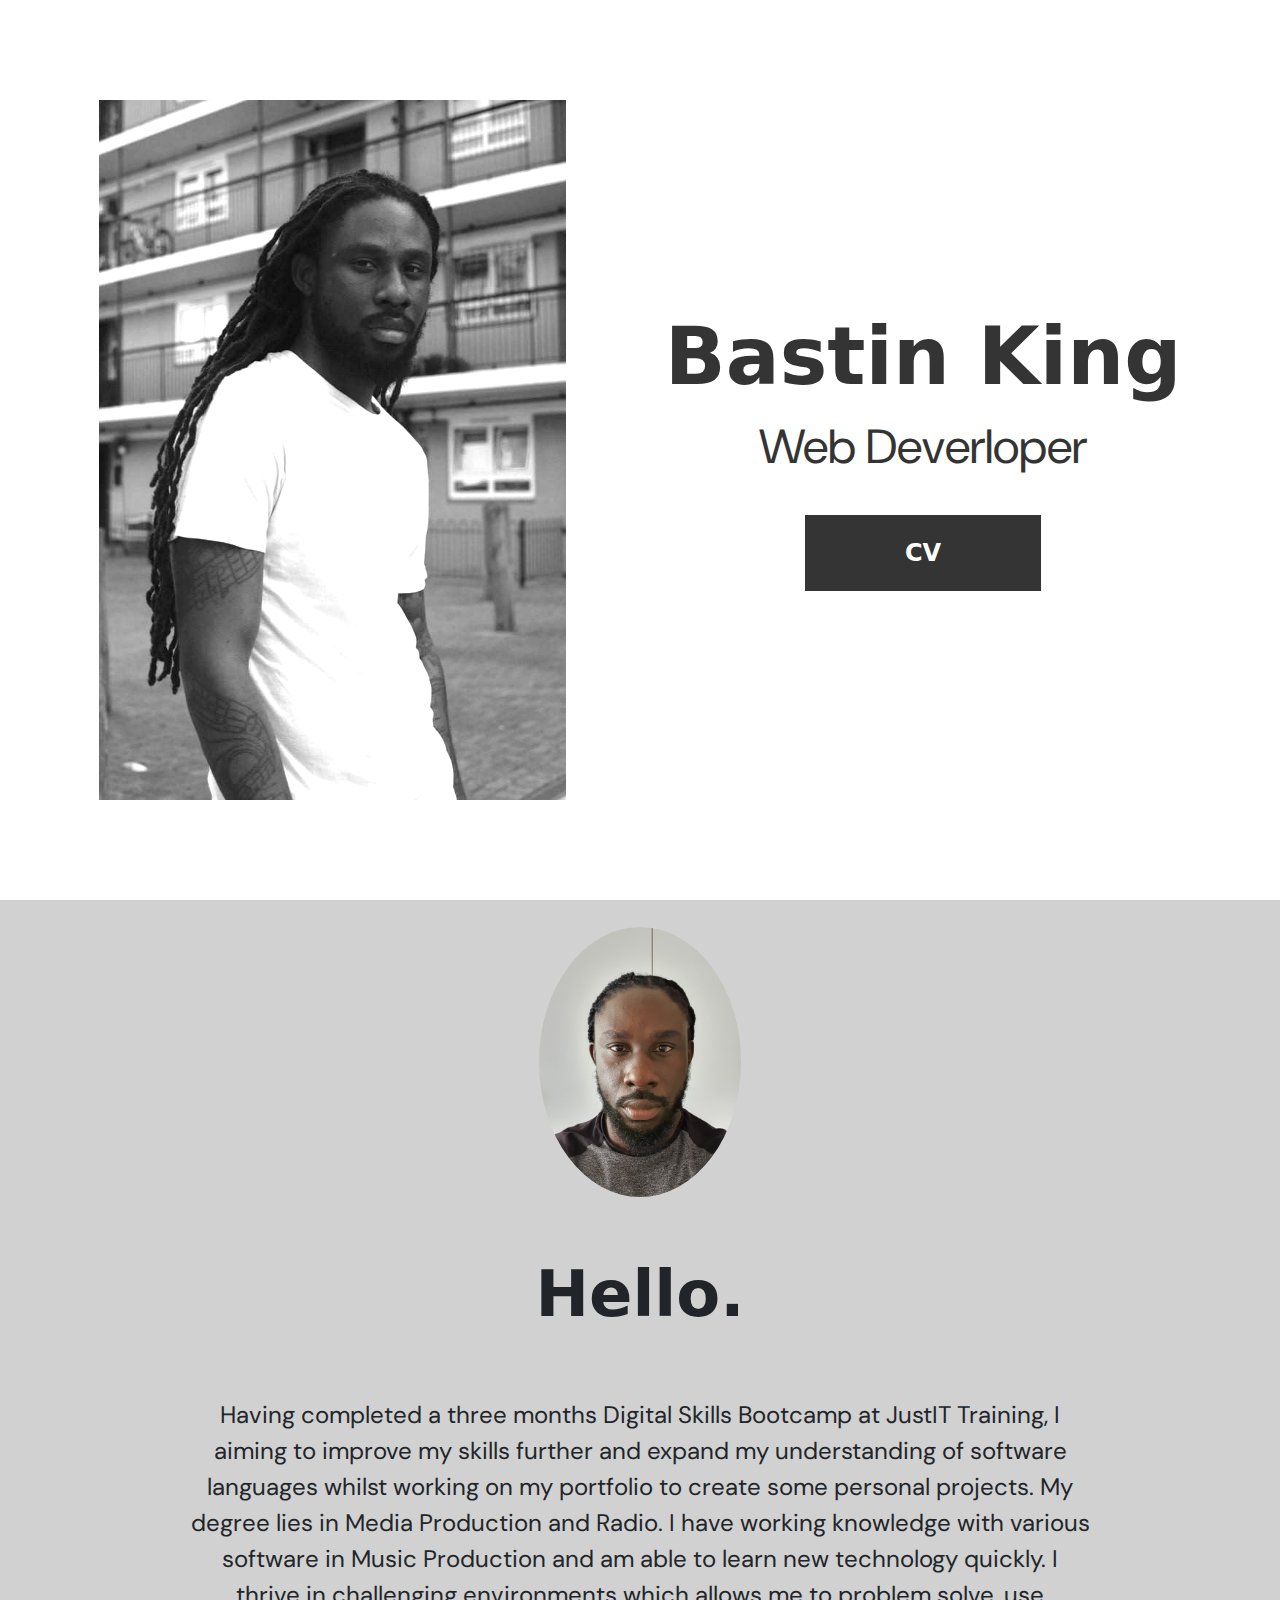
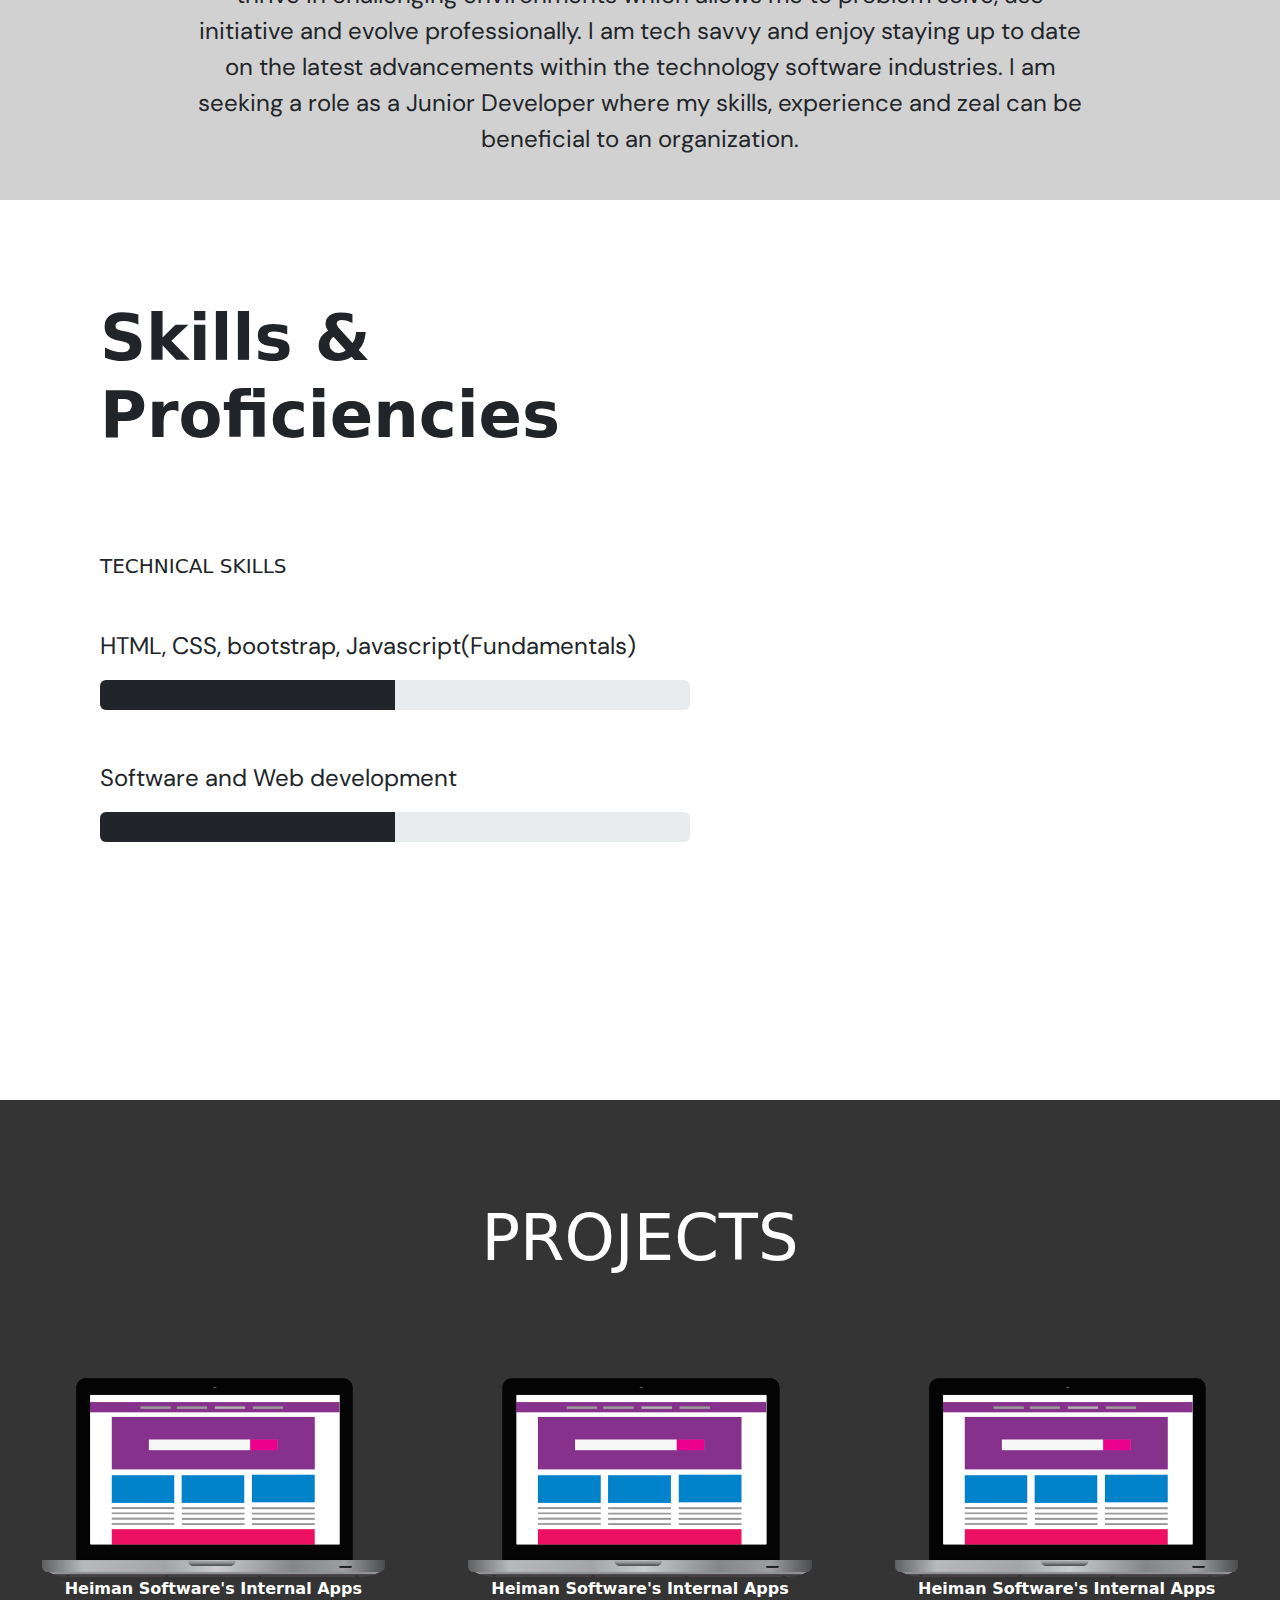
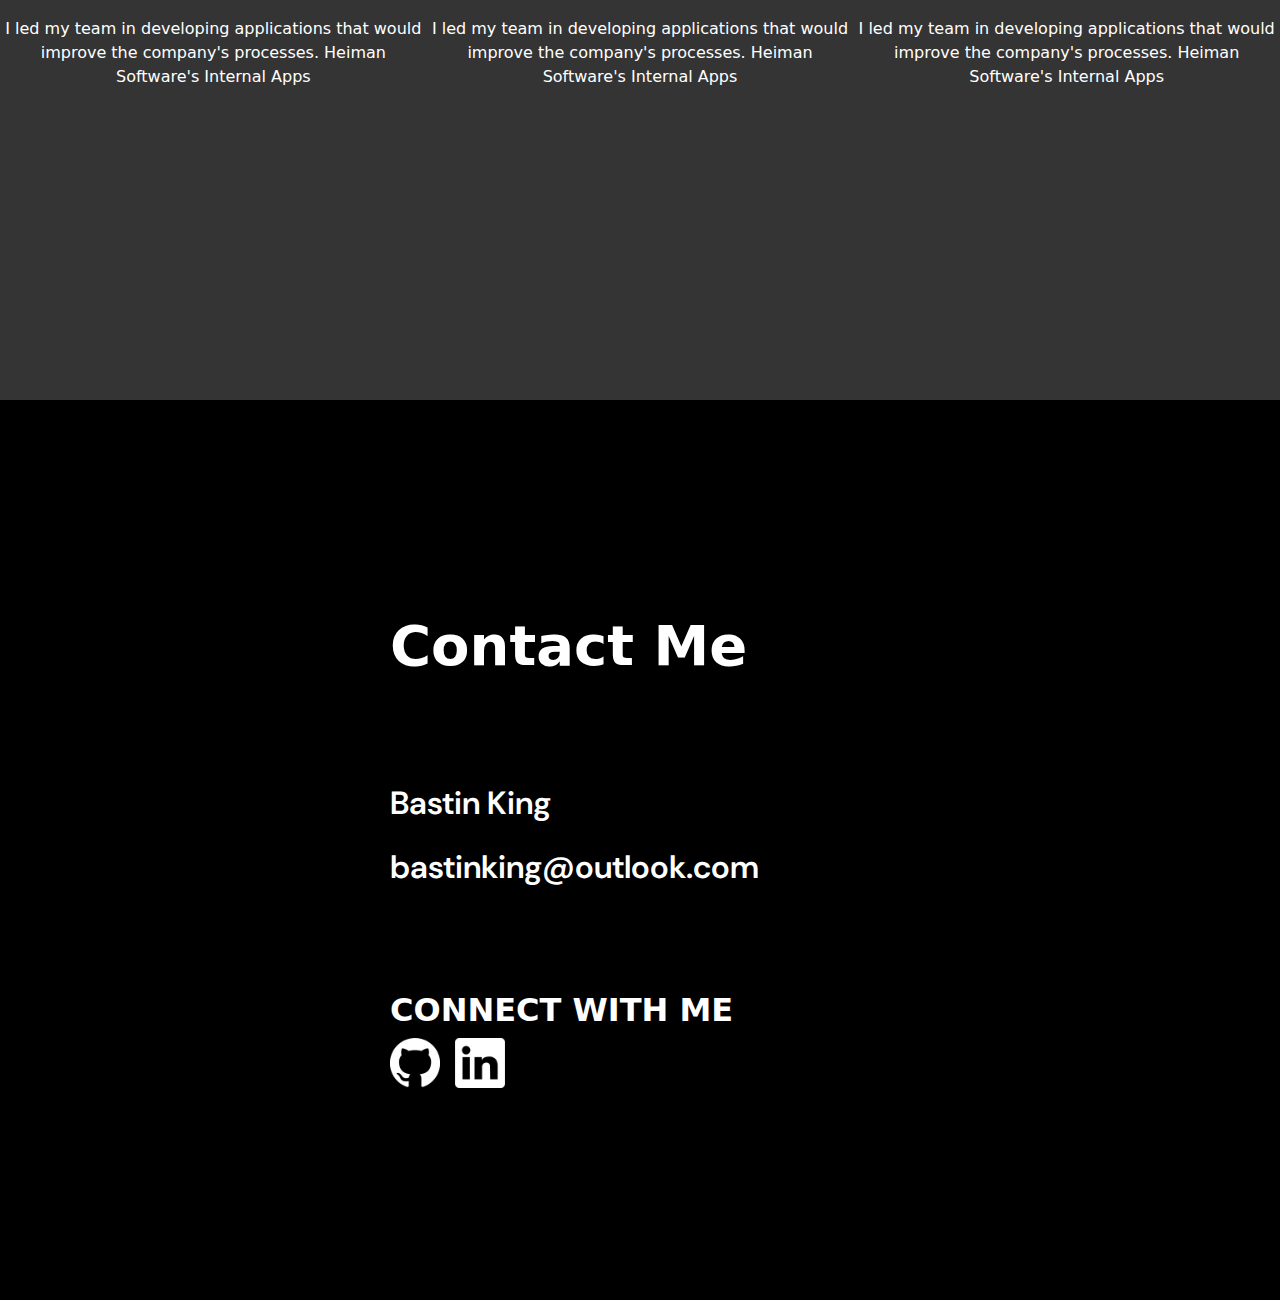
<file: index.html>
<!DOCTYPE html>
<html lang="en">
  <head>
    <meta charset="UTF-8" />
    <meta name="viewport" content="width=device-width, initial-scale=1.0" />
    <link rel="stylesheet" href="./style.css" />
    <link
      href="https://cdn.jsdelivr.net/npm/bootstrap@5.3.3/dist/css/bootstrap.min.css"
      rel="stylesheet"
      integrity="sha384-QWTKZyjpPEjISv5WaRU9OFeRpok6YctnYmDr5pNlyT2bRjXh0JMhjY6hW+ALEwIH"
      crossorigin="anonymous"
    />

    <!-- <style>
      @media (max-width: 575px) {
        #hero > .container .row {
          display: flex;
          /* flex-direction: column; */
          justify-content: space-around;
          align-items: center;
          height: auto;
          width: 100%;
        }

        .picture-frame {
          display: flex;
          flex-direction: row;
          justify-content: center;
          visibility: hidden;
        }

        .picture-frame > img {
          height: 500px;
          display: none;
        }

        .intro {
          /* margin-top: 50px; */
          width: 100%;
        }

        .about-par {
          width: auto;
        }

        #projects {
          background-color: #343434;
          height: auto;
          display: flex;
          flex-direction: column;
          grid-template-columns: 1fr 1fr 1fr;
          grid-template-rows: auto auto auto;
          width: 100%;
        }
        #projects > h2 {
          grid-column: 1 / 4;
          text-align: center;
          color: #ffffff;
          font-size: 5rem;
          margin-top: 100px;
          margin-bottom: 50px;
        }

        #projects > div {
          /* border: #000000 solid 2px; */
          text-align: center;
          color: #ffffff;
          display: flex;
          flex-direction: column;
          align-items: center;
          justify-content: center;
          margin-top: 30px;
        }

        #projects > div > img {
          height: 300px;
        }

        #projects > div > p {
          font-size: 2rem;
          padding: 10px;
        }
      }
    </style> -->

    <title>Bastin King Porfolio</title>
  </head>
  <body>
    <section id="hero">
      <div class="hero-container">
        <div class="picture-frame">
          <img
            src="./assets/IMG_20200302_063622_403.jpg"
            alt="Picture of Bastin"
          />
        </div>
        <div class="intro">
          <h1>Bastin King</h1>
          <h2>Web Deverloper</h2>
          <a
            target="_blank"
            class="CV"
            href="./4.6 Capstone Project 1/index.html"
            >CV</a
          >
          <!-- <button class="CV">Downloand CV</button> -->
        </div>
      </div>
    </section>

    <section id="about">
      <img src="./assets/20220906_135353.jpg" alt="profile-pic" />

      <h2>Hello.</h2>
      <div class="about-par">
        <p>
          Having completed a three months Digital Skills Bootcamp at JustIT
          Training, I aiming to improve my skills further and expand my
          understanding of software languages whilst working on my portfolio to
          create some personal projects. My degree lies in Media Production and
          Radio. I have working knowledge with various software in Music
          Production and am able to learn new technology quickly. I thrive in
          challenging environments which allows me to problem solve, use
          initiative and evolve professionally. I am tech savvy and enjoy
          staying up to date on the latest advancements within the technology
          software industries. I am seeking a role as a Junior Developer where
          my skills, experience and zeal can be beneficial to an organization.
        </p>
      </div>
    </section>

    <section id="skills">
      <h2>Skills & <br />Proficiencies</h2>
      <div class="technical-container">
        <h5>TECHNICAL SKILLS</h5>
        <div class="skills-progress">
          <p>HTML, CSS, bootstrap, Javascript(Fundamentals)</p>
          <div
            class="progress col-6"
            role="progressbar"
            aria-label="Success example"
            aria-valuenow="25"
            aria-valuemin="0"
            aria-valuemax="100"
            style="height: 30px"
          >
            <div class="progress-bar bg-dark" style="width: 50%"></div>
          </div>
        </div>
        <div class="career-progress">
          <p>Software and Web development</p>
          <div
            class="progress col-6"
            role="progressbar"
            aria-label="Success example px high"
            aria-valuenow="25"
            aria-valuemin="0"
            aria-valuemax="100"
            style="height: 30px"
          >
            <div class="progress-bar bg-dark" style="width: 50%"></div>
          </div>
        </div>
      </div>
    </section>

    <section id="projects">
      <h2>PROJECTS</h2>
      <div class="projects-container">
        <div>
          <img src="./assets/mobile-devices-2017980_1280.png" />
          <p style="font-weight: bolder">Heiman Software's Internal Apps</p>
          <p>
            I led my team in developing applications that would improve the
            company's processes. Heiman Software's Internal Apps
          </p>
        </div>
        <div>
          <img src="./assets/mobile-devices-2017980_1280.png" />
          <p style="font-weight: bolder">Heiman Software's Internal Apps</p>
          <p>
            I led my team in developing applications that would improve the
            company's processes. Heiman Software's Internal Apps
          </p>
        </div>
        <div>
          <img src="./assets/mobile-devices-2017980_1280.png" />
          <p style="font-weight: bolder">Heiman Software's Internal Apps</p>
          <p>
            I led my team in developing applications that would improve the
            company's processes. Heiman Software's Internal Apps
          </p>
        </div>
      </div>
      <!-- <div>
        <img src="./assets/mobile-devices-2017980_1280.png" />
        <p>Heiman Software's Internal Apps</p>
        <p>
          I led my team in developing applications that would improve the
          company's processes. Heiman Software's Internal Apps
        </p>
      </div> -->
      <!-- <div>
        <img src="./assets/mobile-devices-2017980_1280.png" />
        <p>Heiman Software's Internal Apps</p>
        <p>
          I led my team in developing applications that would improve the
          company's processes. Heiman Software's Internal Apps
        </p>
      </div> -->
      <!-- <div>
        <img src="./assets/mobile-devices-2017980_1280.png" />
        <p>Heiman Software's Internal Apps</p>
        <p>
          I led my team in developing applications that would improve the
          company's processes. Heiman Software's Internal Apps
        </p>
      </div> -->
    </section>

    <section id="contact">
      <div class="contact-container">
        <h2>Contact Me</h2>
        <div>
          <p>Bastin King</p>
          <p>bastinking@outlook.com</p>
        </div>

        <h3>CONNECT WITH ME</h3>
        <!-- <div class="social-icons"> -->
        <img src="./assets/git logo.png" height="50" alt="github logo" />
        <img src="./assets/linkedin logo.png" height="50" alt="linkedin logo" />
        <!-- </div> -->
      </div>
    </section>
  </body>
</html>
</file>
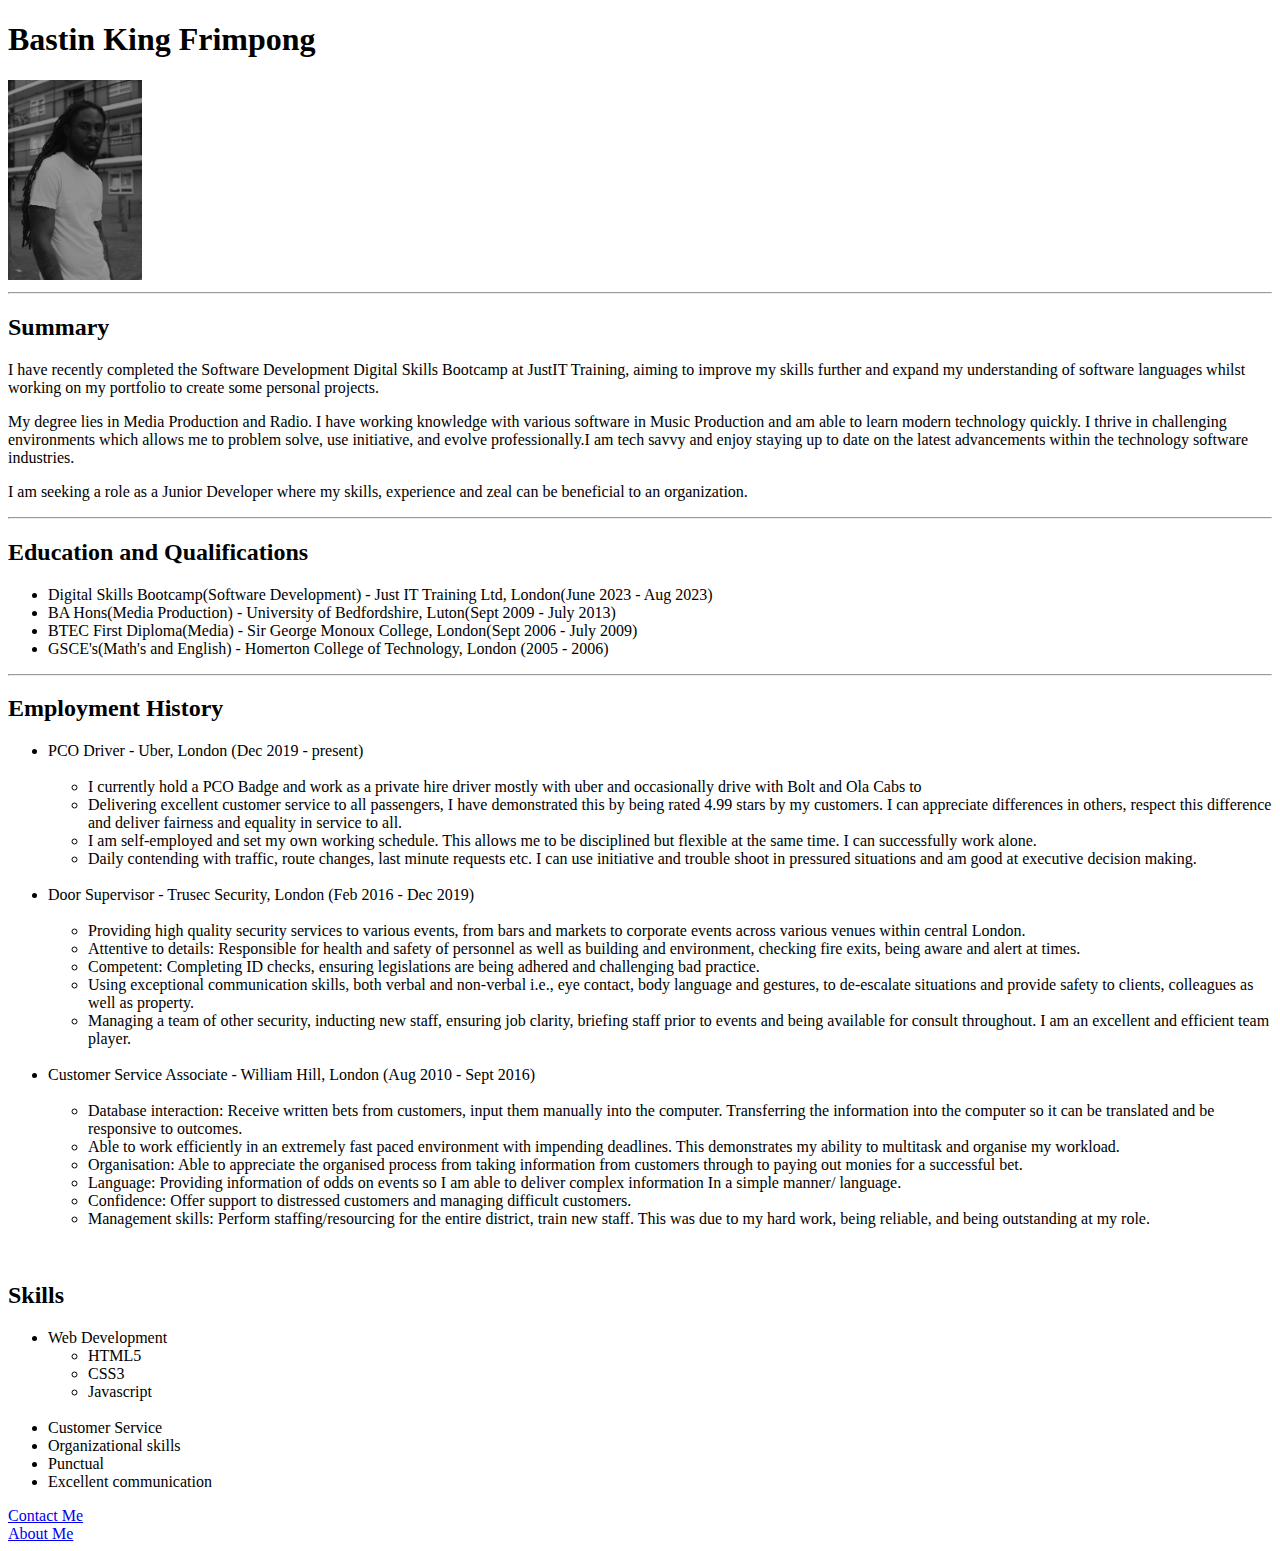
<file: 4.6 Capstone Project 1/index.html>
<!DOCTYPE html>
<html lang="en">
  <head>
    <meta charset="UTF-8" />
    <meta name="viewport" content="width=device-width, initial-scale=1.0" />
    <title>My Resume</title>
  </head>
  <body>
    <h1>Bastin King Frimpong</h1>
    <img
      src="./assets/images/IMG_20200302_063622_403.jpg"
      alt="picture of myself"
      height="200px"
    />
    <hr />

    <h2>Summary</h2>
    <p>
      I have recently completed the Software Development Digital Skills Bootcamp
      at JustIT Training, aiming to improve my skills further and expand my
      understanding of software languages whilst working on my portfolio to
      create some personal projects.
    </p>
    <p>
      My degree lies in Media Production and Radio. I have working knowledge
      with various software in Music Production and am able to learn modern
      technology quickly. I thrive in challenging environments which allows me
      to problem solve, use initiative, and evolve professionally.I am tech
      savvy and enjoy staying up to date on the latest advancements within the
      technology software industries.
    </p>
    <p>
      I am seeking a role as a Junior Developer where my skills, experience and
      zeal can be beneficial to an organization.
    </p>
    <hr />

    <h2>Education and Qualifications</h2>
    <ul>
      <li>
        Digital Skills Bootcamp(Software Development) - Just IT Training Ltd,
        London(June 2023 - Aug 2023)
      </li>
      <li>
        BA Hons(Media Production) - University of Bedfordshire, Luton(Sept 2009
        - July 2013)
      </li>
      <li>
        BTEC First Diploma(Media) - Sir George Monoux College, London(Sept 2006
        - July 2009)
      </li>
      <li>
        GSCE's(Math's and English) - Homerton College of Technology, London
        (2005 - 2006)
      </li>
    </ul>
    <hr />
    <h2>Employment History</h2>
    <ul>
      <li>
        PCO Driver - Uber, London (Dec 2019 - present)
        <ul>
          <br />
          <li>
            I currently hold a PCO Badge and work as a private hire driver
            mostly with uber and occasionally drive with Bolt and Ola Cabs to
          </li>
          <li>
            Delivering excellent customer service to all passengers, I have
            demonstrated this by being rated 4.99 stars by my customers. I can
            appreciate differences in others, respect this difference and
            deliver fairness and equality in service to all.
          </li>
          <li>
            I am self-employed and set my own working schedule. This allows me
            to be disciplined but flexible at the same time. I can successfully
            work alone.
          </li>
          <li>
            Daily contending with traffic, route changes, last minute requests
            etc. I can use initiative and trouble shoot in pressured situations
            and am good at executive decision making.
          </li>
        </ul>
      </li>
      <br />
      <li>
        Door Supervisor - Trusec Security, London (Feb 2016 - Dec 2019)
        <ul>
          <br />
          <li>
            Providing high quality security services to various events, from
            bars and markets to corporate events across various venues within
            central London.
          </li>
          <li>
            Attentive to details: Responsible for health and safety of personnel
            as well as building and environment, checking fire exits, being
            aware and alert at times.
          </li>
          <li>
            Competent: Completing ID checks, ensuring legislations are being
            adhered and challenging bad practice.
          </li>
          <li>
            Using exceptional communication skills, both verbal and non-verbal
            i.e., eye contact, body language and gestures, to de-escalate
            situations and provide safety to clients, colleagues as well as
            property.
          </li>
          <li>
            Managing a team of other security, inducting new staff, ensuring job
            clarity, briefing staff prior to events and being available for
            consult throughout. I am an excellent and efficient team player.
          </li>
        </ul>
      </li>
      <br />
      <li>
        Customer Service Associate - William Hill, London (Aug 2010 - Sept 2016)
        <ul>
          <br />
          <li>
            Database interaction: Receive written bets from customers, input
            them manually into the computer. Transferring the information into
            the computer so it can be translated and be responsive to outcomes.
          </li>
          <li>
            Able to work efficiently in an extremely fast paced environment with
            impending deadlines. This demonstrates my ability to multitask and
            organise my workload.
          </li>
          <li>
            Organisation: Able to appreciate the organised process from taking
            information from customers through to paying out monies for a
            successful bet.
          </li>
          <li>
            Language: Providing information of odds on events so I am able to
            deliver complex information In a simple manner/ language.
          </li>
          <li>
            Confidence: Offer support to distressed customers and managing
            difficult customers.
          </li>
          <li>
            Management skills: Perform staffing/resourcing for the entire
            district, train new staff. This was due to my hard work, being
            reliable, and being outstanding at my role.
          </li>
        </ul>
      </li>
    </ul>
    <br />
    <h2>Skills</h2>
    <ul>
      <li>
        Web Development
        <ul>
          <li>HTML5</li>
          <li>CSS3</li>
          <li>Javascript</li>
        </ul>
      </li>
      <br />
      <li>Customer Service</li>
      <li>Organizational skills</li>
      <li>Punctual</li>
      <li>Excellent communication</li>
    </ul>
    <a href="./public/contact.html">Contact Me</a>
    <br />
    <a href="./public/about.html">About Me</a>
  </body>
</html>

<!-- Project Specifications
Create an HTML file named index.html.

Use the <!DOCTYPE html> declaration at the beginning of the file to indicate that it's an HTML document.

Create a head section that includes a title element with the text "My Resume".

Inside the body section, write HTML code to create an online resume covering the following aspects:

Summary or objective statement

Education (list degrees, schools, and dates)

Work experience (list job titles, employers, dates, and responsibilities)

Skills (list relevant skills or areas of expertise)

Awards, certifications, or other achievements (list any relevant awards, certifications, or other accomplishments)

Use appropriate HTML tags to format the content of each section, such as h1 for section headings and ul or ol for lists.

Use HTML tags to add a profile photo of yourself.

Use relevant anchor tags to create a multi-page website, listing other aspects of your resume such as Hobbies and Contact details.

Add a footer element with your name and any copyright information or other disclaimers. (Hint: use the MDN docs for things you don't know how to do: https://developer.mozilla.org/en-US/docs/Web/HTML/Element/footer

Save the index.html file and open it in a web browser to ensure that it displays correctly.

Add your website to your GitHub to start building your portfolio.

Publish your website using GitHub pages and share it here (in the Q&A) with other students.

Comment and make suggestions to other students' projects. -->
</file>
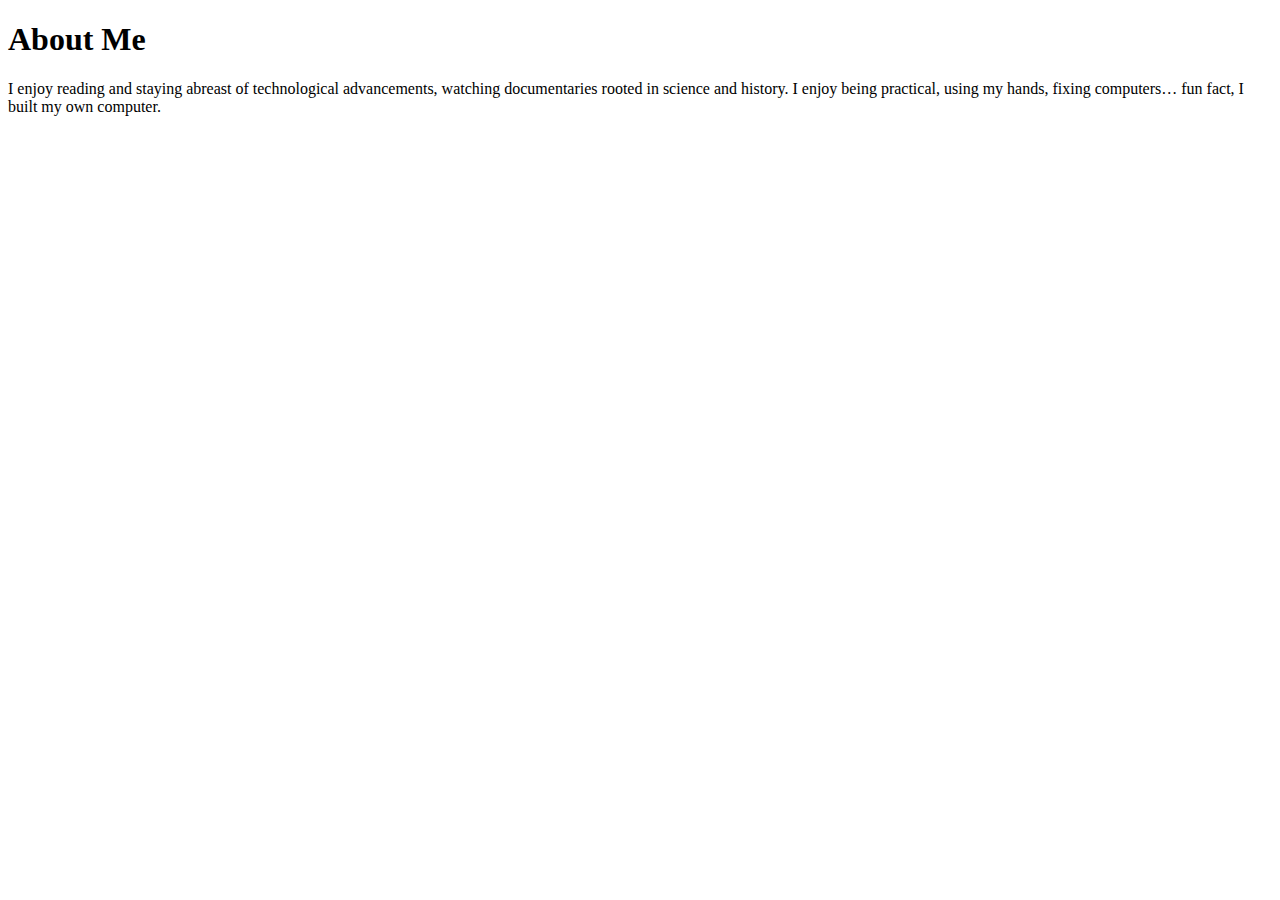
<file: 4.6 Capstone Project 1/public/about.html>
<!DOCTYPE html>
<html lang="en">
  <head>
    <meta charset="UTF-8" />
    <meta name="viewport" content="width=device-width, initial-scale=1.0" />
    <title>Bastin King About Me</title>
  </head>
  <body>
    <h1>About Me</h1>
    <p>
      I enjoy reading and staying abreast of technological advancements,
      watching documentaries rooted in science and history. I enjoy being
      practical, using my hands, fixing computers… fun fact, I built my own
      computer.
    </p>
  </body>
</html>
</file>
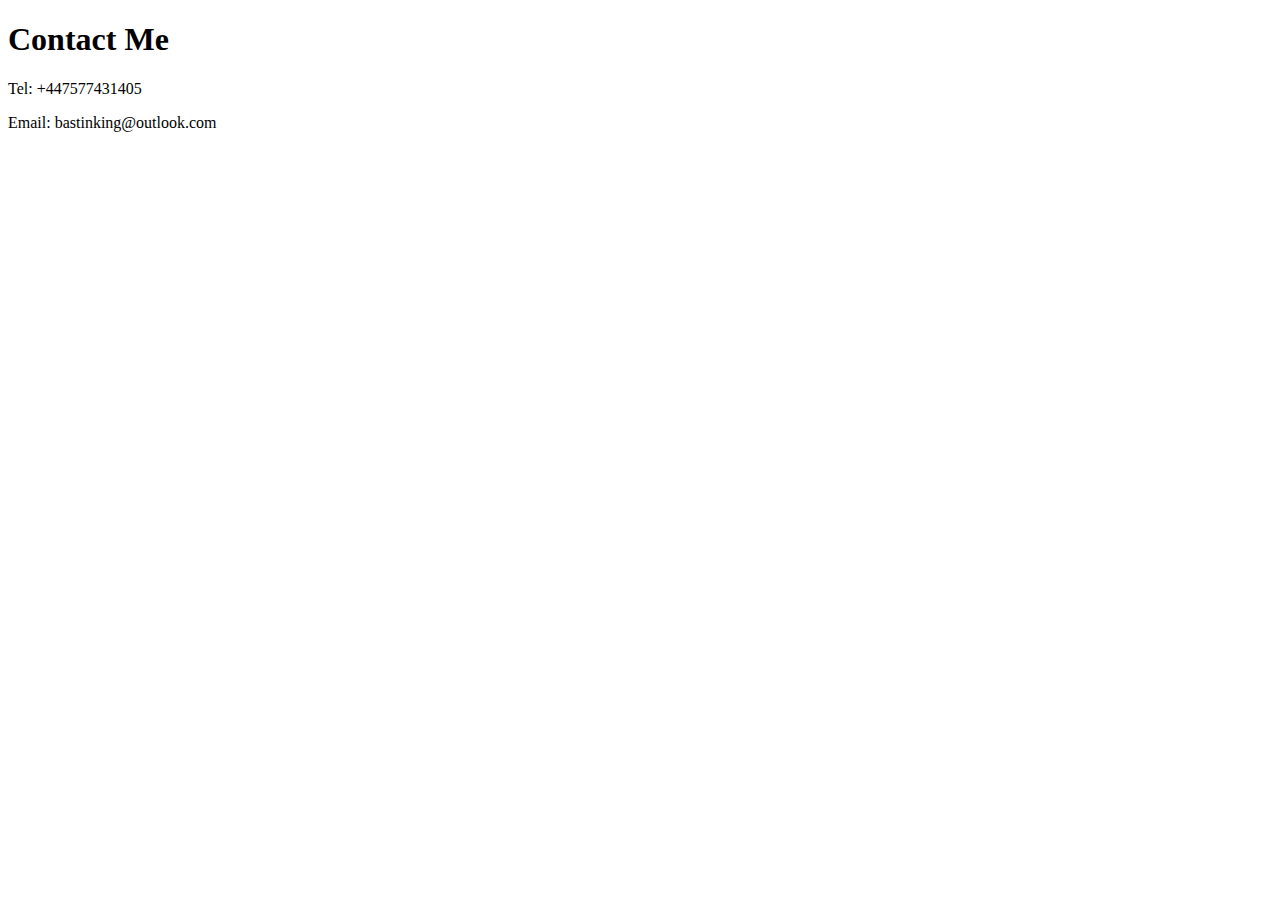
<file: 4.6 Capstone Project 1/public/contact.html>
<!DOCTYPE html>
<html lang="en">
  <head>
    <meta charset="UTF-8" />
    <meta name="viewport" content="width=device-width, initial-scale=1.0" />
    <title>Bastin King Contact</title>
  </head>
  <body>
    <h1>Contact Me</h1>
    <p>Tel: +447577431405</p>
    <p>Email: bastinking@outlook.com</p>
  </body>
</html>
</file>
<file: style.css>
@import url("https://fonts.googleapis.com/css2?family=Open+Sans:ital,wght@0,300..800;1,300..800&display=swap");

@import url("https://fonts.googleapis.com/css2?family=DM+Sans:ital,opsz,wght@0,9..40,100..1000;1,9..40,100..1000&display=swap");

* {
  margin: 0;
  padding: 0;
  box-sizing: border-box;
  /* border: 2px solid black; */
}

html {
  font-size: 16px;
  /* border: 2px solid black; */
}

body {
  max-height: 100vh;
  width: 100%;
  /* border: 2px solid black; */
}

/* ////////////////////////////////////////////////////////////////// */

/* HERO   HERO  HERO  HERO*/

.hero-container {
  display: flex;
  flex-wrap: wrap;
  justify-content: space-evenly;
  align-items: center;
  height: 100vh;
  /* border: 2px solid black; */
}

/* styling for main image */
.picture-frame > img {
  /* padding: 2px; */
  height: 700px;
  filter: brightness(200%);
  /* border: 2px solid black; */
}

.intro {
  /* border: 2px solid black; */
  height: 700px;
  display: flex;
  flex-direction: column;
  justify-content: center;
  align-items: center;
}

.intro > h1 {
  font-size: 5rem;
  font-weight: 700;
  color: #343434;
  padding-bottom: 5px;
  /* word-spacing: 5px;
  letter-spacing: 2px; */
}

.intro > h2 {
  font-size: 3rem;
  font-weight: 400;
  padding-bottom: 10px;
  color: #343434;
  font-family: "DM Sans", sans-serif;
  margin-bottom: 20px;
}

.CV {
  font-size: 1.5rem;
  font-weight: 600;
  color: #ffffff;
  padding: 20px 100px;
  text-decoration: none;
  margin-top: 10px;
  border-radius: 0;
  background-color: #343434;
}

/* ////////////////////////////////////////////////////////////// */

/* //////////////////////////////////////////////////////////////// */

/* ABOUT ABOUT ABOUT ABOUT */
#about {
  display: flex;
  flex-direction: column;
  align-items: center;
  justify-content: space-around;
  background-color: #d1d1d1;
  height: 100vh;
  width: 100%;
  width: 100%;
  /* border: 2px solid black; */
}
#about > img {
  height: 270px;
  border-radius: 50%;
}

#about > h2 {
  padding: 5px;
  margin-bottom: 5px;
  font-weight: 600;
  font-size: 4rem;
}

.about-par {
  width: 900px;
}
.about-par > p {
  font-size: 1.5rem;
  text-align: center;
  font-family: "DM Sans", sans-serif;
}

/* ////////////////////////////////////////////////////////////////////////// */
/* ////////////////////////////////////////////////////////////////////////// */

/* SKILLS SECTION */
#skills {
  display: flex;
  flex-direction: column;
  height: 100vh;
  background-color: #ffffff;
}

#skills > h2 {
  margin-bottom: 50px;
  margin-top: 100px;
  font-weight: 600;
  font-size: 4rem;
  margin-left: 100px;
}

.technical-container {
  /* border: #000000 solid 2px; */
  margin-top: 50px;
  margin-left: 100px;
}

.technical.container > h5 {
  font-size: 2rem;
  font-weight: 500;
  /* font-family: ; */
}
.career-progress,
.skills-progress {
  margin-top: 50px;
}

.skills-progress > p,
.career-progress > p {
  font-size: 1.5rem;
  font-family: "DM Sans", sans-serif;
}

/*PROJECTS SECTION*/

#projects {
  background-color: #343434;
  height: 100vh;
  /* display: grid;
  grid-template-columns: 1fr 1fr 1fr;
  grid-template-rows: auto auto auto; */
  width: 100%;
}

.projects-container {
  display: flex;
  flex-wrap: nowrap;
  justify-content: space-evenly;
}

#projects > h2 {
  text-align: center;
  color: #ffffff;
  font-size: 4rem;
  padding-top: 100px;
  margin-bottom: 100px;
  /* border: solid 2px black; */
}

.projects-container > div {
  /* border: #000000 solid 2px; */
  text-align: center;
  color: #ffffff;
  display: flex;
  flex-direction: column;
  align-items: center;
  justify-content: center;
}

.projects-container > div > img {
  height: 200px;
}

/*CONTACT SECTION*/

#contact {
  background-color: #000000;
  height: 100vh;
  width: 100%;
  display: flex;
  flex-direction: column;
  align-items: center;
  justify-content: center;

  /* border: #ffffff solid 5px; */
}

#contact > * {
  color: #ffffff;
  /* padding: 20px; */
}

.contact-container {
  /* border: #ffffff solid 5px; */
  width: 500px;
  /* margin-top: 50px; */
}

.contact-container > h2 {
  font-size: 3.5rem;
  font-weight: 600;
  /* margin-top: 150px; */
  /* border: #ffffff solid 5px; */
}

.contact-container > div {
  margin-top: 100px;
  margin-bottom: 0;
}

.contact-container > div > p {
  font-size: 2rem;
  font-weight: 600;
  font-family: "DM Sans", sans-serif;
  /* border: #ffffff solid 5px; */
}

.contact-container > h3 {
  font-size: 2rem;
  font-weight: 600;
  margin-top: 100px;
  /* border: #ffffff solid 5px; */
}

.contact-container > img {
  /* border: #ffffff solid 5px; */
  margin-right: 10px;
}

/* ///////////////////////////////////////////////////////////////////// */
/* ///////////////////////////////////////////////////////////////////// */

/* MEDIA QUERIES */

@media (min-width: 319px) and (max-width: 991px) {
  .hero-container {
    height: auto;
  }

  .picture-frame {
    visibility: hidden;
  }

  .picture-frame > img {
    display: none;
  }

  .intro {
    margin-top: 5px;
    width: 100%;
    display: flex;
    flex-direction: column;
    justify-content: center;
    align-items: center;
  }

  .intro > h1 {
    text-align: center;
  }

  /* ////////////////////////////// */

  /* about */

  #about > img {
    height: 150px;
    border-radius: 50%;
  }

  .about-par {
    width: auto;
  }

  .about-par > p {
    font-size: 1.2rem;
    text-align: center;
    font-family: "DM Sans", sans-serif;
  }

  #about {
    display: flex;
    background-color: #d1d1d1;
    height: auto;
    /* width: 100%;
    width: 100%; */
    /* border: 2px solid black; */
  }

  #about > h2 {
    padding: 5px;
    margin-bottom: 5px;
    font-weight: 600;
    font-size: 3rem;
  }

  /* //////////////////////////////////////////////////////////////////// */

  /* SKILLS SKILLS SKILLS SKILLS */
  #skills {
    display: flex;
    flex-direction: column;
    /* justify-content: center; */
    align-items: center;
    height: auto;
    background-color: #ffffff;
    margin-bottom: 50px;
  }

  #skills > h2 {
    font-size: 3rem;
    margin-left: 0;
  }

  /* /////////////////////////////////////////////////////////////////////////// */

  /* PROJECTS PROJECTS PROJECTS */

  #projects {
    height: auto;
  }

  .projects-container {
    display: flex;
    flex-direction: column;
    height: auto;
  }

  /* //////////////////////////////////////////////////////////////////////////// */

  #contact {
    height: auto;
  }

  .contact-container {
    /* display: flex;
    align-items: center; */
    width: auto;
  }
}
</file>
